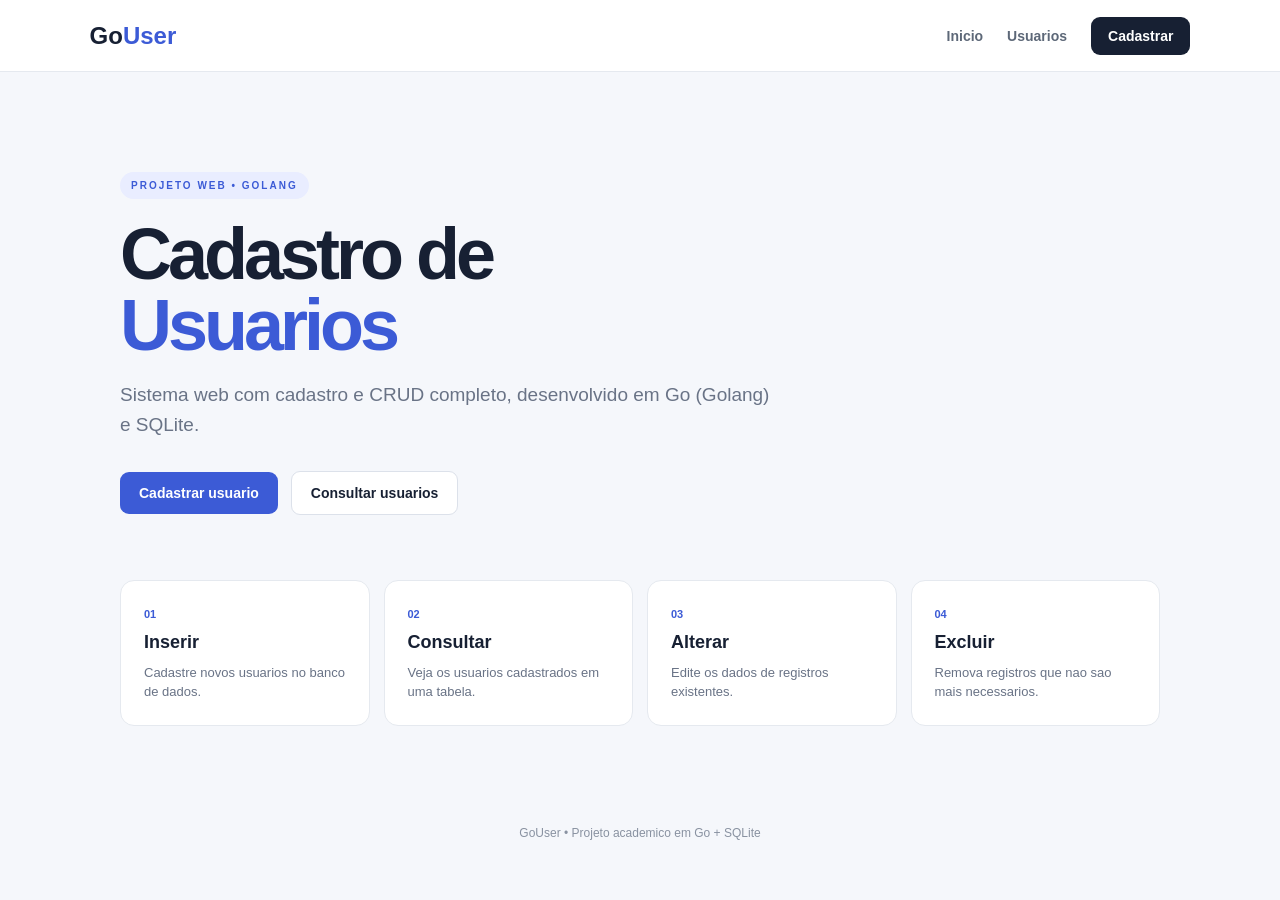
<file: templates/index.html>
<!DOCTYPE html>
<html lang="pt-BR"><head><meta charset="UTF-8"><meta name="viewport" content="width=device-width,initial-scale=1.0"><title>GoUser | CRUD</title><link rel="stylesheet" href="/static/style.css"></head>
<body>
<nav><a class="brand" href="/">Go<span>User</span></a><div class="nav"><a href="/">Inicio</a><a href="/usuarios">Usuarios</a><a class="navbtn" href="/cadastro">Cadastrar</a></div></nav>
<main><section class="hero"><div class="tag">PROJETO WEB • GOLANG</div><h1>Cadastro de<br><span>Usuarios</span></h1><p>Sistema web com cadastro e CRUD completo, desenvolvido em Go (Golang) e SQLite.</p><div class="actions"><a class="btn primary" href="/cadastro">Cadastrar usuario</a><a class="btn outline" href="/usuarios">Consultar usuarios</a></div></section>
<section class="features"><article><b>01</b><h2>Inserir</h2><p>Cadastre novos usuarios no banco de dados.</p></article><article><b>02</b><h2>Consultar</h2><p>Veja os usuarios cadastrados em uma tabela.</p></article><article><b>03</b><h2>Alterar</h2><p>Edite os dados de registros existentes.</p></article><article><b>04</b><h2>Excluir</h2><p>Remova registros que nao sao mais necessarios.</p></article></section></main><footer>GoUser • Projeto academico em Go + SQLite</footer>
</body></html>
</file>
<file: static/style.css>
*{box-sizing:border-box}body{margin:0;font-family:Arial,Helvetica,sans-serif;background:#f5f7fb;color:#172033}nav{height:72px;background:#fff;border-bottom:1px solid #e5e9ef;display:flex;align-items:center;justify-content:space-between;padding:0 7%}.brand{font-size:24px;font-weight:900;color:#172033;text-decoration:none}.brand span{color:#3c5bd6}.nav{display:flex;gap:24px;align-items:center}.nav a{color:#5d6878;text-decoration:none;font-size:14px;font-weight:700}.navbtn{background:#172033;color:#fff!important;padding:11px 17px;border-radius:9px}.hero{max-width:1100px;margin:auto;padding:100px 30px 65px}.tag{display:inline-block;background:#e9edff;color:#3c5bd6;border-radius:30px;padding:8px 11px;font-size:10px;font-weight:900;letter-spacing:2px}.hero h1{font-size:72px;line-height:.98;letter-spacing:-4px;margin:20px 0}.hero h1 span{color:#3c5bd6}.hero p{font-size:19px;line-height:1.6;color:#697386;max-width:650px}.actions{display:flex;gap:12px;margin-top:30px}.btn{display:inline-block;border:0;border-radius:9px;padding:13px 19px;font-size:14px;font-weight:800;text-decoration:none;cursor:pointer}.primary{background:#3c5bd6;color:#fff}.outline{background:#fff;color:#172033;border:1px solid #dce1ea}.full{width:100%;margin-top:5px}.features{max-width:1100px;margin:0 auto 70px;padding:0 30px;display:grid;grid-template-columns:repeat(4,1fr);gap:14px}.features article{background:#fff;border:1px solid #e5e9ef;border-radius:14px;padding:23px}.features b{color:#3c5bd6;font-size:11px}.features h2{font-size:18px;margin:10px 0}.features p{font-size:13px;color:#697386;line-height:1.5;margin:0}.page{max-width:800px;margin:auto;padding:48px 25px}.wide{max-width:1100px}.back{display:inline-block;color:#5d6878;text-decoration:none;font-size:14px;font-weight:700;margin-bottom:20px}.form{background:#fff;border:1px solid #e3e7ee;border-radius:16px;padding:38px;max-width:580px;margin:auto;box-shadow:0 10px 35px rgba(20,30,50,.04)}.form h1,.header h1{font-size:34px;letter-spacing:-1px;margin:16px 0 7px}.form>p,.header p{color:#697386}.form form{margin-top:28px}.form label{display:block;font-size:13px;font-weight:800;margin-bottom:18px}.form input{display:block;width:100%;margin-top:7px;padding:13px 14px;border:1px solid #dce1e8;border-radius:8px;font-size:15px;outline:0}.form input:focus{border-color:#3c5bd6}.error{margin-top:20px;background:#fff0f0;color:#b42318;border:1px solid #ffd1d1;border-radius:8px;padding:12px;font-size:13px;font-weight:700}.header{display:flex;align-items:end;justify-content:space-between;margin-bottom:25px}.tablebox{background:#fff;border:1px solid #e3e7ee;border-radius:15px;overflow:hidden;box-shadow:0 10px 35px rgba(20,30,50,.04)}.scroll{overflow-x:auto}table{width:100%;border-collapse:collapse}th,td{text-align:left;padding:17px 20px;border-bottom:1px solid #edf0f4;font-size:14px}th{background:#fafbfc;color:#737d8c;font-size:10px;text-transform:uppercase;letter-spacing:1px}tr:last-child td{border-bottom:0}.id{color:#3c5bd6;font-weight:900}.actions{display:flex;align-items:center;gap:13px}.actions form{margin:0}.edit,.delete{font-size:13px;font-weight:800;text-decoration:none;border:0;background:transparent;cursor:pointer}.edit{color:#3c5bd6}.delete{color:#c23939}.empty{text-align:center;padding:75px 20px}.empty p{color:#697386;margin-bottom:22px}footer{text-align:center;padding:30px;color:#8992a1;font-size:12px}@media(max-width:800px){.features{grid-template-columns:repeat(2,1fr)}.hero h1{font-size:55px}.header{display:block}}@media(max-width:550px){.features{grid-template-columns:1fr}.hero{padding-top:65px}.hero h1{font-size:47px}.actions{flex-direction:column}.nav a:not(.navbtn){display:none}.form{padding:25px}}
</file>
